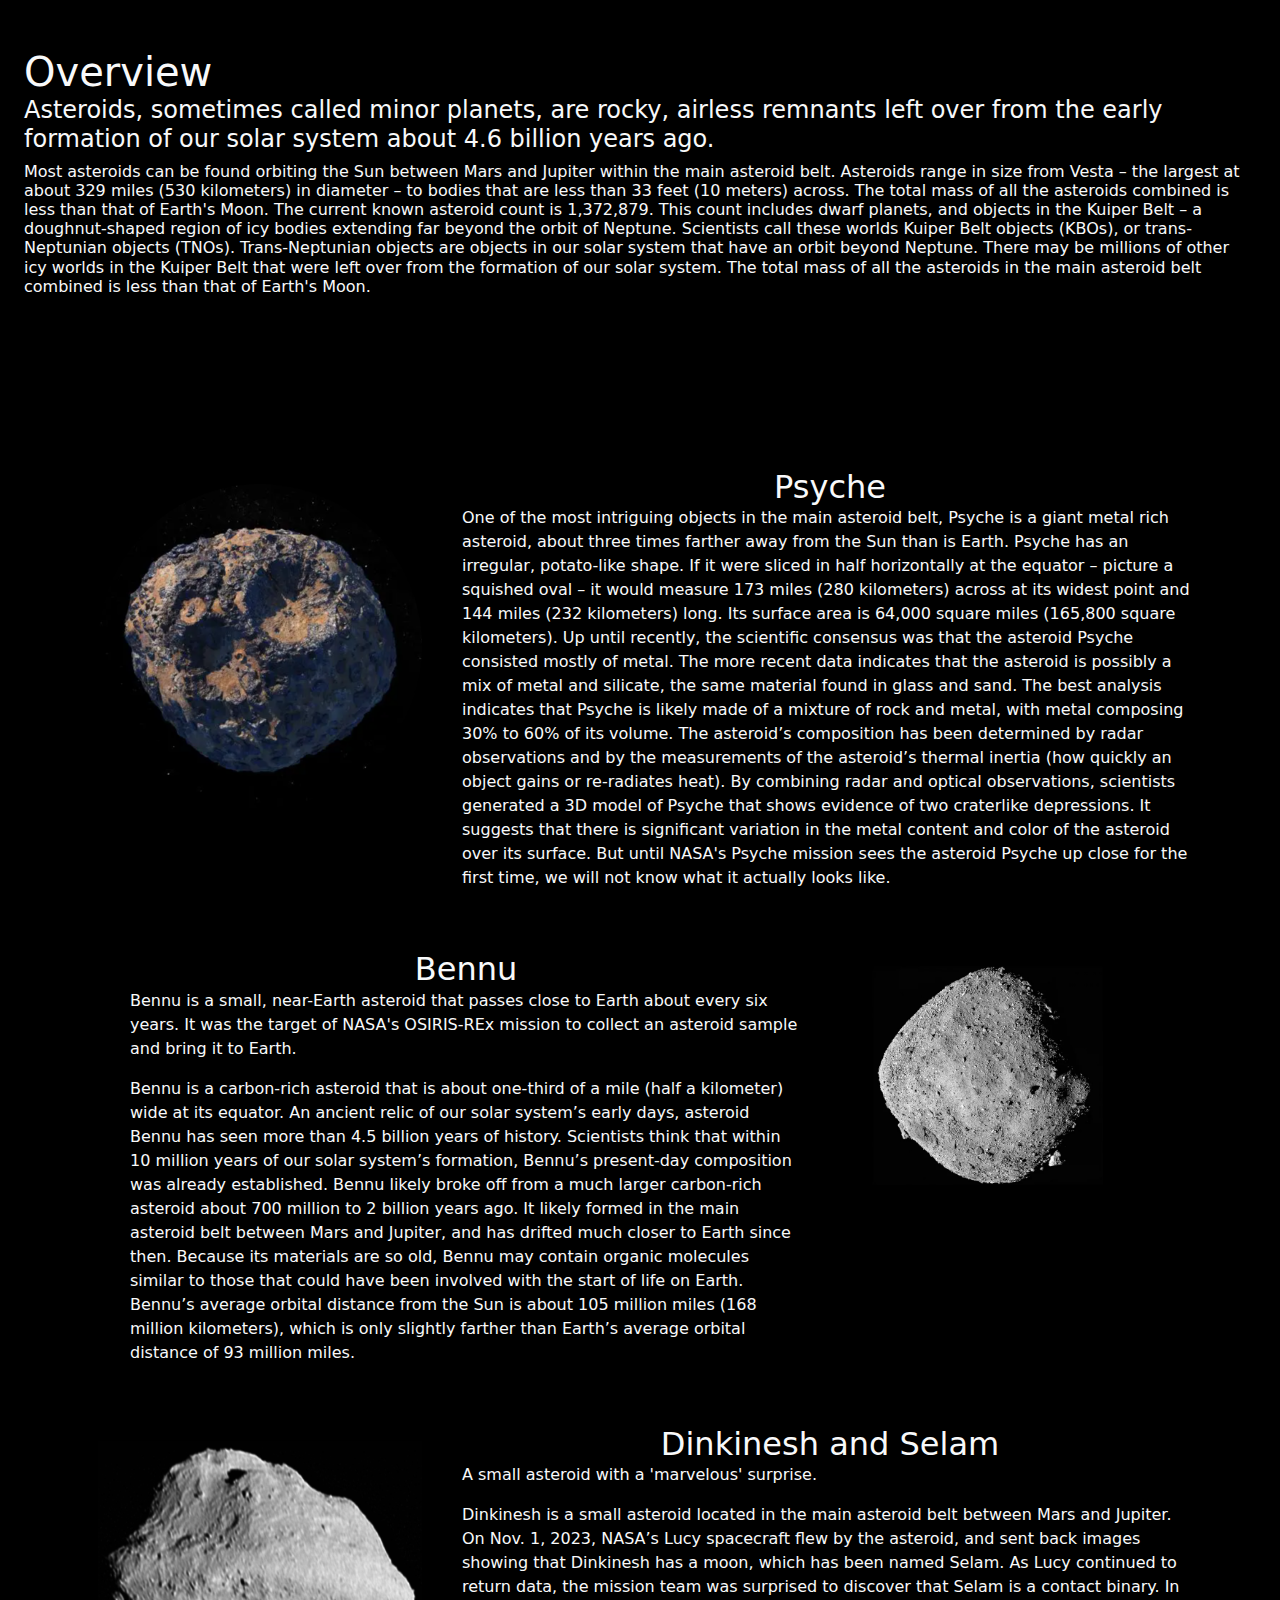
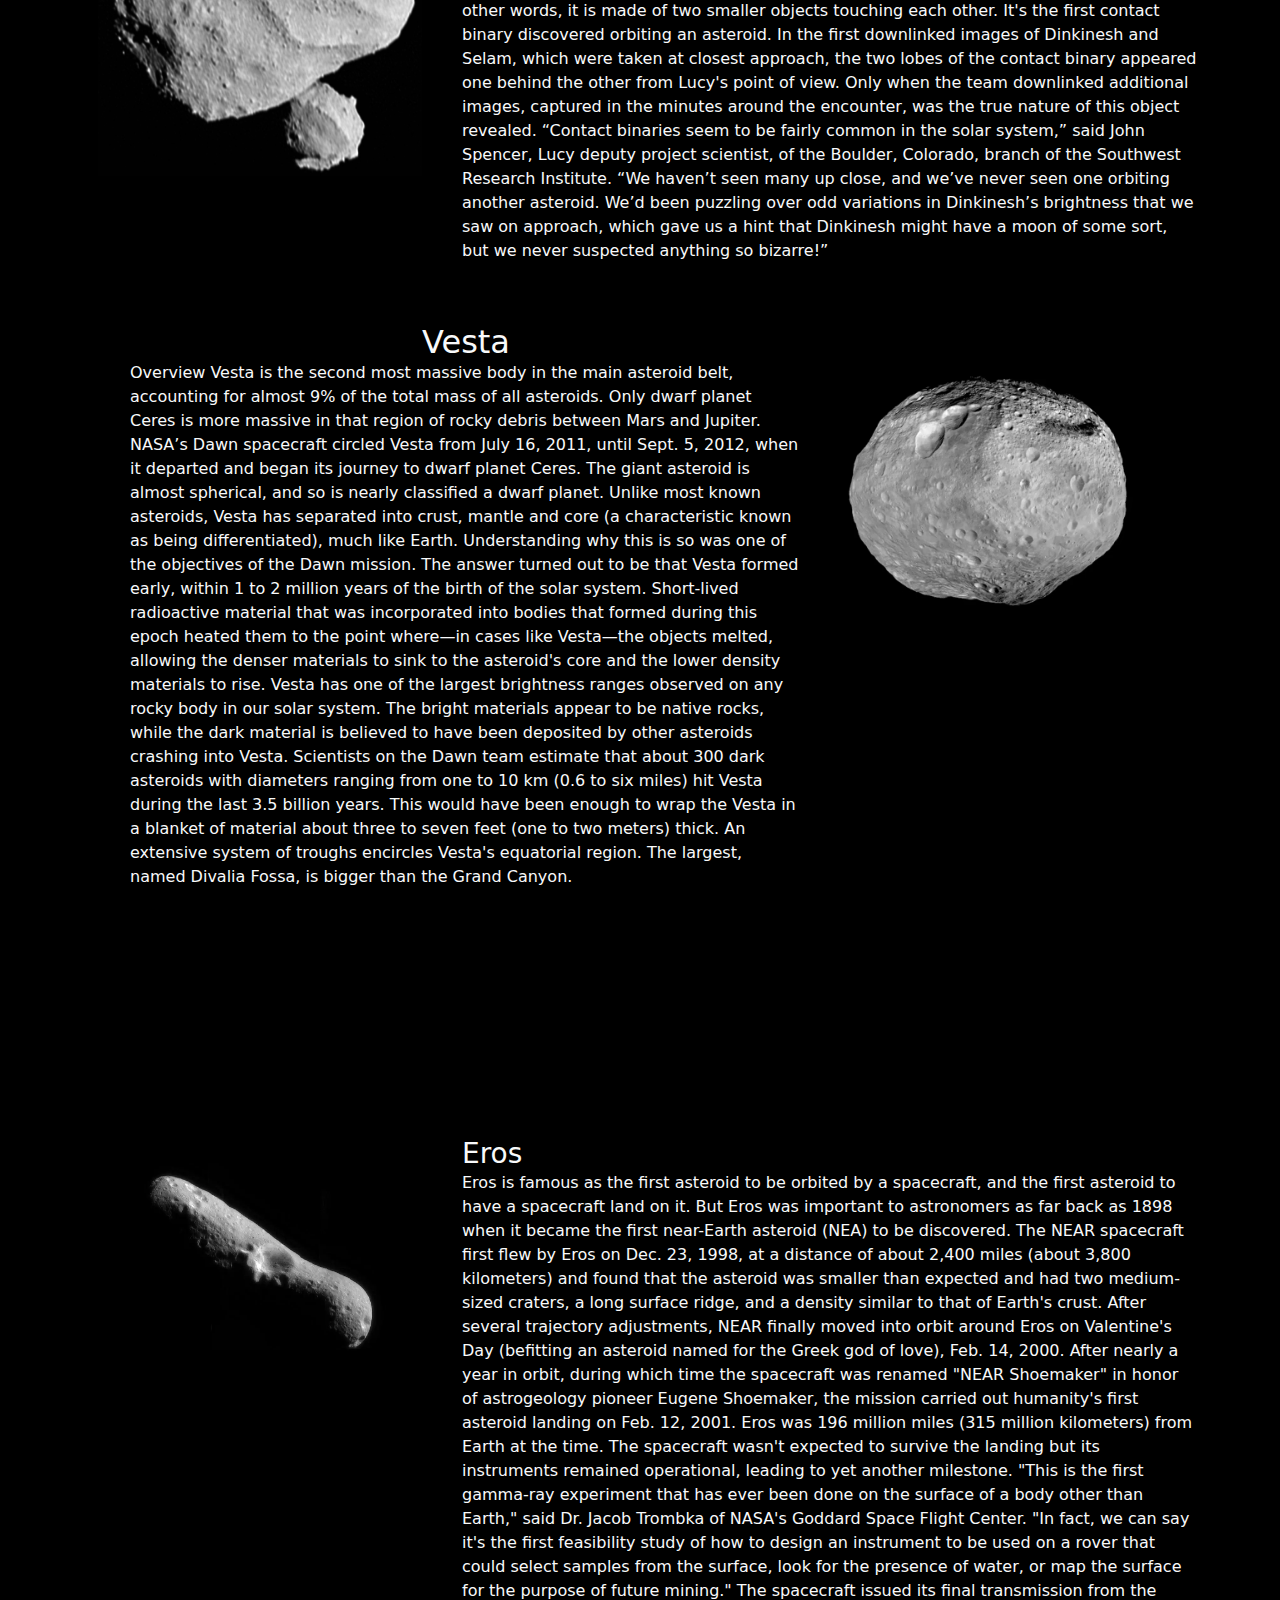
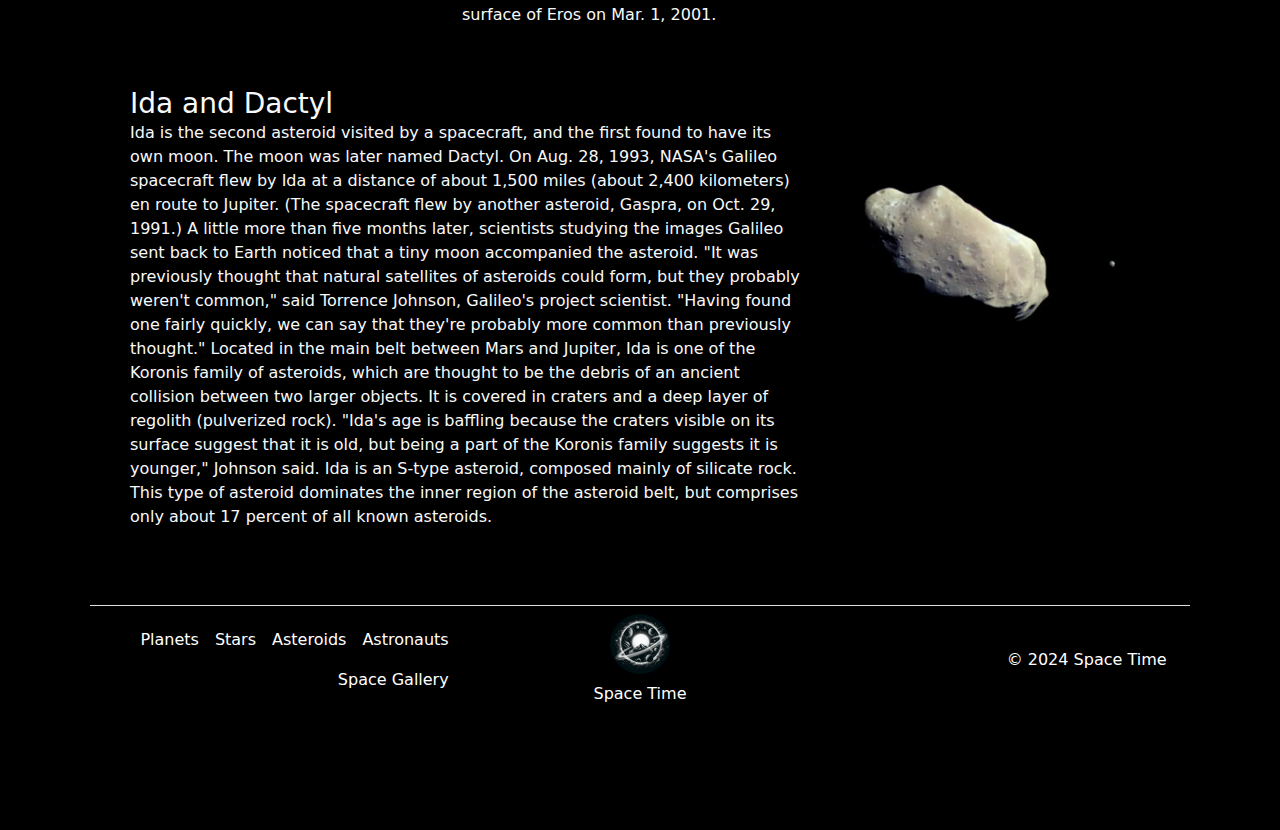
<file: asteroids.html>
<!DOCTYPE html>
<html lang="en">
<head>
    <meta charset="UTF-8">
    <meta name="viewport" content="width=device-width, initial-scale=1.0">
    <link rel="stylesheet" href="assets/css/style.css">
    <link href="https://cdn.jsdelivr.net/npm/bootstrap@5.3.3/dist/css/bootstrap.min.css" rel="stylesheet" integrity="sha384-QWTKZyjpPEjISv5WaRU9OFeRpok6YctnYmDr5pNlyT2bRjXh0JMhjY6hW+ALEwIH" crossorigin="anonymous">
    <script src="https://code.jquery.com/jquery-3.7.1.min.js" integrity="sha256-/JqT3SQfawRcv/BIHPThkBvs0OEvtFFmqPF/lYI/Cxo=" crossorigin="anonymous"></script>
    <script src="https://cdn.jsdelivr.net/npm/bootstrap@5.3.3/dist/js/bootstrap.bundle.min.js" integrity="sha384-YvpcrYf0tY3lHB60NNkmXc5s9fDVZLESaAA55NDzOxhy9GkcIdslK1eN7N6jIeHz" crossorigin="anonymous"></script>
    <link rel="icon" href="gallery/icon/galaxy-logo.ico" type="image/x-icon">
    <link rel="shortcut icon" href="gallery/icon/galaxy-logo.ico" type="image/x-icon">
    <title>Space Time</title>
</head>
<body>
    <div id="navbar"></div>

<!-- Card -->

<div class="gap-5 m-4" style="max-width: 1400px;">
    <div class="background-color-black mt-4 mb-5">
      <div class="card-header text-light mt-4 h1">Overview</div>
        <div class="card-body background-color-black">
        <p class="card-text text-light h4">Asteroids, sometimes called minor planets, are rocky, airless remnants left over from the early formation of our solar system about 4.6 billion years ago.</p>
        <p class="card-text text-light h6">Most asteroids can be found orbiting the Sun between Mars and Jupiter within the main asteroid belt. Asteroids range in size from Vesta – the largest at about 329 miles (530 kilometers) in diameter – to bodies that are less than 33 feet (10 meters) across. The total mass of all the asteroids combined is less than that of Earth's Moon.
            The current known asteroid count is 1,372,879. This count includes dwarf planets, and objects in the Kuiper Belt – a doughnut-shaped region of icy bodies extending far beyond the orbit of Neptune. Scientists call these worlds Kuiper Belt objects (KBOs), or trans-Neptunian objects (TNOs). Trans-Neptunian objects are objects in our solar system that have an orbit beyond Neptune. There may be millions of other icy worlds in the Kuiper Belt that were left over from the formation of our solar system.           
            The total mass of all the asteroids in the main asteroid belt combined is less than that of Earth's Moon.</p>
      </div>
    </div>
  </div>
  
  <div class="container">
    <div style="max-width: 1400px; display: grid; gap: 12px;">
      <div class="row">
        <div class="col-md-4 background-color-black">
          <img src="gallery/asteroids/psyche.webp" class="img-fluid rounded-start p-3 card-img-scale bg-transparent" alt="Earth">
        </div>
        <div class="col-md-8 background-color-black">
          <div class="card-body">
            <h2 class="card-title text-light">Psyche</h2>
            <p class="card-text text-light">One of the most intriguing objects in the main asteroid belt, Psyche is a giant metal rich asteroid, about three times farther away from the Sun than is Earth.
                Psyche has an irregular, potato-like shape. If it were sliced in half horizontally at the equator – picture a squished oval – it would measure 173 miles (280 kilometers) across at its widest point and 144 miles (232 kilometers) long. Its surface area is 64,000 square miles (165,800 square kilometers).
                Up until recently, the scientific consensus was that the asteroid Psyche consisted mostly of metal. The more recent data indicates that the asteroid is possibly a mix of metal and silicate, the same material found in glass and sand. The best analysis indicates that Psyche is likely made of a mixture of rock and metal, with metal composing 30% to 60% of its volume. The asteroid’s composition has been determined by radar observations and by the measurements of the asteroid’s thermal inertia (how quickly an object gains or re-radiates heat).
                By combining radar and optical observations, scientists generated a 3D model of Psyche that shows evidence of two craterlike depressions. It suggests that there is significant variation in the metal content and color of the asteroid over its surface. But until NASA's Psyche mission sees the asteroid Psyche up close for the first time, we will not know what it actually looks like.
            </p>
          </div>
        </div>
      </div>
      <div class="row p-5">
        <div class="col-md-8 background-color-black">
          <div class="card-body ">
            <h2 class="card-title text-light">Bennu</h2>
            <p class="card-text text-light">Bennu is a small, near-Earth asteroid that passes close to Earth about every six years. It was the target of NASA's OSIRIS-REx mission to collect an asteroid sample and bring it to Earth.</p>
            <p class="card-text text-light">Bennu is a carbon-rich asteroid that is about one-third of a mile (half a kilometer) wide at its equator.
                An ancient relic of our solar system’s early days, asteroid Bennu has seen more than 4.5 billion years of history. Scientists think that within 10 million years of our solar system’s formation, Bennu’s present-day composition was already established.               
                Bennu likely broke off from a much larger carbon-rich asteroid about 700 million to 2 billion years ago. It likely formed in the main asteroid belt between Mars and Jupiter, and has drifted much closer to Earth since then. Because its materials are so old, Bennu may contain organic molecules similar to those that could have been involved with the start of life on Earth.                
                Bennu’s average orbital distance from the Sun is about 105 million miles (168 million kilometers), which is only slightly farther than Earth’s average orbital distance of 93 million miles.​</p>
          </div>
        </div>
        <div class="col-md-4 background-color-black">
          <img src="gallery/asteroids/bennu.jpg" class="img-fluid rounded-start p-3 card-img-scale bg-transparent" alt="Venus">
        </div>
      </div>
      <div class="row">
        <div class="col-md-4 background-color-black">
          <img src="gallery/asteroids/Dinkinesh and Selam.jpg" class="img-fluid rounded-start p-3 card-img-scale bg-transparent" alt="Earth">
        </div>
        <div class="col-md-8 background-color-black">
          <div class="card-body ">
            <h2 class="card-title text-light">Dinkinesh and Selam</h2>
            <p class="card-text text-light">A small asteroid with a 'marvelous' surprise.</p>
            <p class="card-text text-light">Dinkinesh is a small asteroid located in the main asteroid belt between Mars and Jupiter. On Nov. 1, 2023, NASA’s Lucy spacecraft flew by the asteroid, and sent back images showing that Dinkinesh has a moon, which has been named Selam.
                As Lucy continued to return data, the mission team was surprised to discover that Selam is a contact binary. In other words, it is made of two smaller objects touching each other. It's the first contact binary discovered orbiting an asteroid.
                In the first downlinked images of Dinkinesh and Selam, which were taken at closest approach, the two lobes of the contact binary appeared one behind the other from Lucy's point of view. Only when the team downlinked additional images, captured in the minutes around the encounter, was the true nature of this object revealed.
                “Contact binaries seem to be fairly common in the solar system,” said John Spencer, Lucy deputy project scientist, of the Boulder, Colorado, branch of the Southwest Research Institute. “We haven’t seen many up close, and we’ve never seen one orbiting another asteroid. We’d been puzzling over odd variations in Dinkinesh’s brightness that we saw on approach, which gave us a hint that Dinkinesh might have a moon of some sort, but we never suspected anything so bizarre!” 
            </p>
          </div>
        </div>
      </div>
      <div class="row p-5">
        <div class="col-md-8 background-color-black">
          <div class="card-body ">
            <h2 class="card-title text-light">Vesta</h2>
            <p class="card-text text-light">Overview
              Vesta is the second most massive body in the main asteroid belt, accounting for almost 9% of the total mass of all asteroids. Only dwarf planet Ceres is more massive in that region of rocky debris between Mars and Jupiter. NASA’s Dawn spacecraft circled Vesta from July 16, 2011, until Sept. 5, 2012, when it departed and began its journey to dwarf planet Ceres.              
              The giant asteroid is almost spherical, and so is nearly classified a dwarf planet. Unlike most known asteroids, Vesta has separated into crust, mantle and core (a characteristic known as being differentiated), much like Earth.
              Understanding why this is so was one of the objectives of the Dawn mission. The answer turned out to be that Vesta formed early, within 1 to 2 million years of the birth of the solar system. Short-lived radioactive material that was incorporated into bodies that formed during this epoch heated them to the point where—in cases like Vesta—the objects melted, allowing the denser materials to sink to the asteroid's core and the lower density materials to rise. Vesta has one of the largest brightness ranges observed on any rocky body in our solar system. The bright materials appear to be native rocks, while the dark material is believed to have been deposited by other asteroids crashing into Vesta. Scientists on the Dawn team estimate that about 300 dark asteroids with diameters ranging from one to 10 km (0.6 to six miles) hit Vesta during the last 3.5 billion years. This would have been enough to wrap the Vesta in a blanket of material about three to seven feet (one to two meters) thick.
              An extensive system of troughs encircles Vesta's equatorial region. The largest, named Divalia Fossa, is bigger than the Grand Canyon.
              </p>
          </div>
        </div>
        <div class="col-md-4 background-color-black">
          <img src="gallery/asteroids/vesta.webp" class="img-fluid rounded-start p-3 card-img-scale bg-transparent" alt="Venus">
        </div>
      </div>
    </div>
  </div>
  
  <div class="container">
    <div style="max-width: 1400px; display: grid; gap: 12px;">
      <div class="row">
        <div class="col-md-4 background-color-black">
          <img src="gallery/spacegallery/eros.webp" class="img-fluid rounded-start p-3 card-img-scale bg-transparent" alt="Earth">
        </div>
        <div class="col-md-8 background-color-black">
          <div class="card-body ">
            <h3 class="card-title text-light">Eros</h3>
            <p class="card-text text-light">Eros is famous as the first asteroid to be orbited by a spacecraft, and the first asteroid to have a spacecraft land on it. But Eros was important to astronomers as far back as 1898 when it became the first near-Earth asteroid (NEA) to be discovered.
              The NEAR spacecraft first flew by Eros on Dec. 23, 1998, at a distance of about 2,400 miles (about 3,800 kilometers) and found that the asteroid was smaller than expected and had two medium-sized craters, a long surface ridge, and a density similar to that of Earth's crust. After several trajectory adjustments, NEAR finally moved into orbit around Eros on Valentine's Day (befitting an asteroid named for the Greek god of love), Feb. 14, 2000.             
              After nearly a year in orbit, during which time the spacecraft was renamed "NEAR Shoemaker" in honor of astrogeology pioneer Eugene Shoemaker, the mission carried out humanity's first asteroid landing on Feb. 12, 2001. Eros was 196 million miles (315 million kilometers) from Earth at the time.             
              The spacecraft wasn't expected to survive the landing but its instruments remained operational, leading to yet another milestone. "This is the first gamma-ray experiment that has ever been done on the surface of a body other than Earth," said Dr. Jacob Trombka of NASA's Goddard Space Flight Center. "In fact, we can say it's the first feasibility study of how to design an instrument to be used on a rover that could select samples from the surface, look for the presence of water, or map the surface for the purpose of future mining."             
              The spacecraft issued its final transmission from the surface of Eros on Mar. 1, 2001.</p>
          </div>
        </div>
      </div>
      <div class="row p-5">
        <div class="col-md-8 background-color-black">
          <div class="card-body ">
            <h3 class="card-title text-light">Ida and Dactyl</h3>
            <p class="card-text text-light">Ida is the second asteroid visited by a spacecraft, and the first found to have its own moon. The moon was later named Dactyl.
              On Aug. 28, 1993, NASA's Galileo spacecraft flew by Ida at a distance of about 1,500 miles (about 2,400 kilometers) en route to Jupiter. (The spacecraft flew by another asteroid, Gaspra, on Oct. 29, 1991.) A little more than five months later, scientists studying the images Galileo sent back to Earth noticed that a tiny moon accompanied the asteroid.             
              "It was previously thought that natural satellites of asteroids could form, but they probably weren't common," said Torrence Johnson, Galileo's project scientist. "Having found one fairly quickly, we can say that they're probably more common than previously thought." Located in the main belt between Mars and Jupiter, Ida is one of the Koronis family of asteroids, which are thought to be the debris of an ancient collision between two larger objects. It is covered in craters and a deep layer of regolith (pulverized rock).
              "Ida's age is baffling because the craters visible on its surface suggest that it is old, but being a part of the Koronis family suggests it is younger," Johnson said.             
              Ida is an S-type asteroid, composed mainly of silicate rock. This type of asteroid dominates the inner region of the asteroid belt, but comprises only about 17 percent of all known asteroids.</p>
          </div>
        </div>
        <div class="col-md-4 background-color-black">
          <img src="gallery/asteroids/Ida-and-Dactyl.webp" class="img-fluid rounded-start p-3 card-img-scale bg-transparent" alt="Venus">
        </div>
      </div>

  
<!-- FOOTER -->
<div >
    <footer class="footer-bg d-flex flex-wrap justify-content-between align-items-center py-2  ">
        
        <div class="container-fluid p-2">
            <footer class="footer-bg d-flex flex-wrap justify-content-between align-items-center py-2 border-top">
                <ul class="nav col-md-4 justify-content-end">
                    <li class="nav-item"><a href="planets.html" class="nav-link px-2">Planets</a></li>
                    <li class="nav-item"><a href="stars.html" class="nav-link px-2">Stars</a></li>
                    <li class="nav-item"><a href="asteroids.html" class="nav-link px-2">Asteroids</a></li>
                    <li class="nav-item"><a href="astronauts.html" class="nav-link px-2">Astronauts</a></li>
                    <li class="nav-item"><a href="spacegallery.html" class="nav-link px-2">Space Gallery</a></li>
                </ul>
                
                <a href="index.html" class="col-md-4 d-flex flex-column align-items-center justify-content-center mb-3 mb-md-0 me-md-auto link-body-emphasis text-decoration-none">
                    <img src="gallery/icon/galaxy-logo.ico" width="60" height="60" alt="Galaxy Logo" class="mb-2">
                    <span style="color: white;">Space Time</span>
                </a>
                
                <p class="col-md-2 mb-0">© 2024 Space Time</p>
            </footer>
        </div>
    <script src="/assets/js/script.js" ></script>    
</body>
</html>
</file>
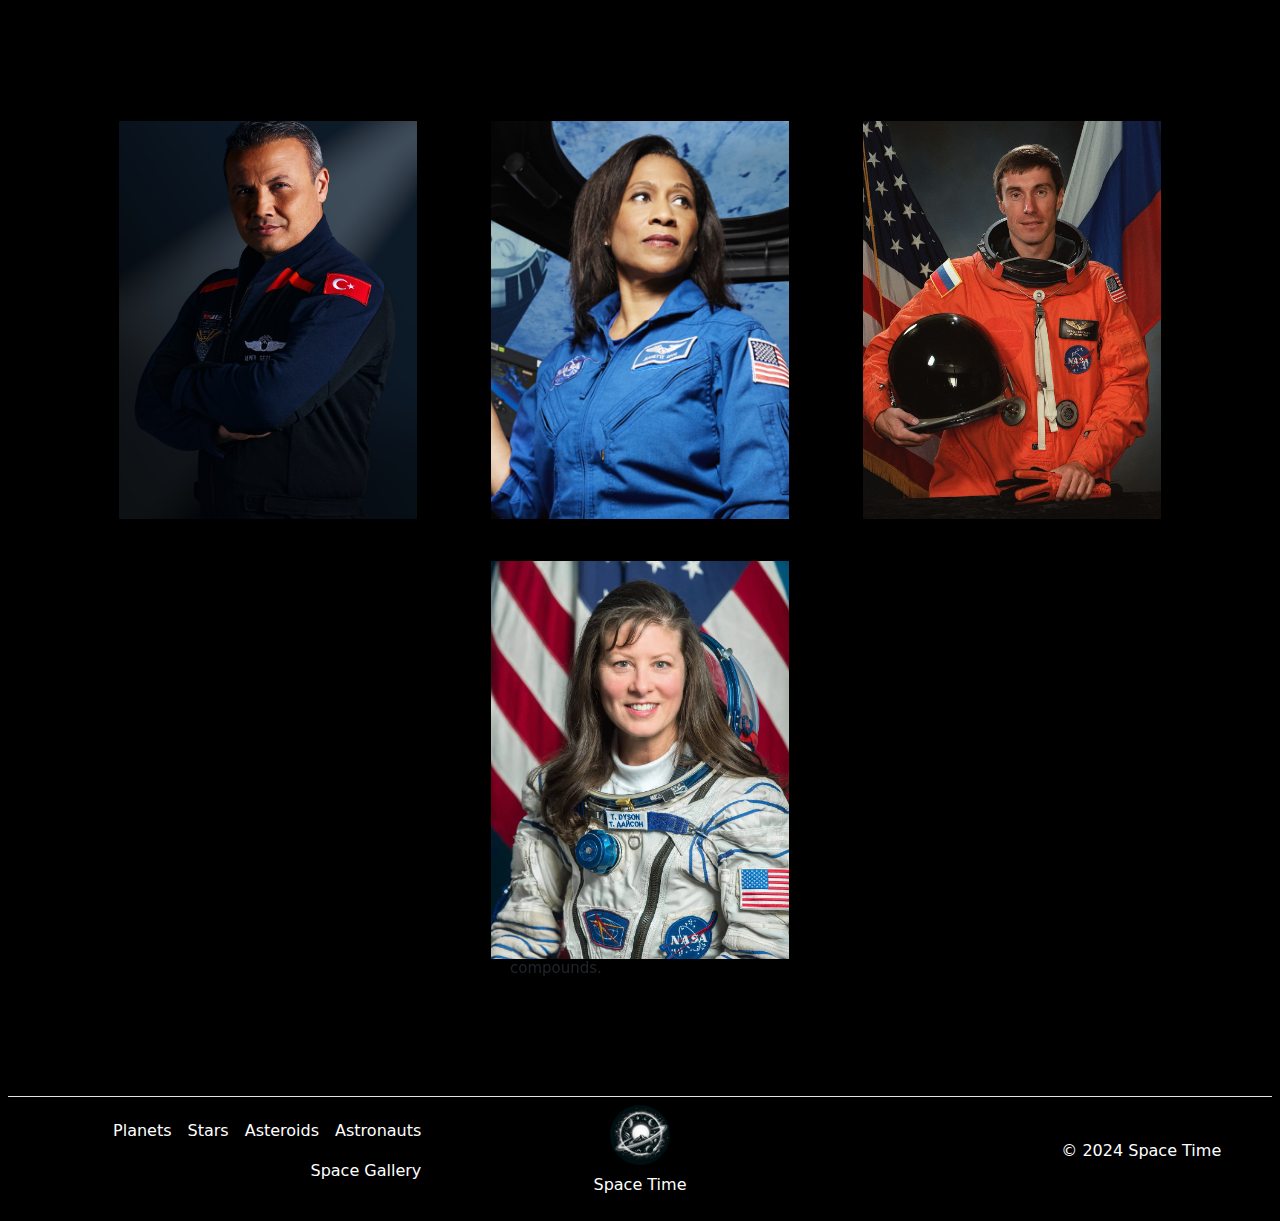
<file: astronauts.html>
<!DOCTYPE html>
<html lang="en">
<head>
    <meta charset="UTF-8">
    <meta name="viewport" content="width=device-width, initial-scale=1.0">
    <link rel="stylesheet" href="assets/css/style.css">
    <link href="https://cdn.jsdelivr.net/npm/bootstrap@5.3.3/dist/css/bootstrap.min.css" rel="stylesheet" integrity="sha384-QWTKZyjpPEjISv5WaRU9OFeRpok6YctnYmDr5pNlyT2bRjXh0JMhjY6hW+ALEwIH" crossorigin="anonymous">
    <script src="https://code.jquery.com/jquery-3.7.1.min.js" integrity="sha256-/JqT3SQfawRcv/BIHPThkBvs0OEvtFFmqPF/lYI/Cxo=" crossorigin="anonymous"></script>
    <script src="https://cdn.jsdelivr.net/npm/bootstrap@5.3.3/dist/js/bootstrap.bundle.min.js" integrity="sha384-YvpcrYf0tY3lHB60NNkmXc5s9fDVZLESaAA55NDzOxhy9GkcIdslK1eN7N6jIeHz" crossorigin="anonymous"></script>
    <link rel="icon" href="gallery/icon/galaxy-logo.ico" type="image/x-icon">
    <link rel="shortcut icon" href="gallery/icon/galaxy-logo.ico" type="image/x-icon">
    <title>Space Time</title>
</head>
<body>
    <div id="navbar"></div>


    <div class="container">
        <div class="card-astronauts">
            <div class="img-box">
                <img src="gallery/astronauts/alper-gezeravcı-axiom.jpeg" alt="Moon" title="Moon">
            </div>
            <div class="details">
                <h2>Alper Gezeravcı</h2>
                <p>
                 Born December 1979 in Silifke, Türkiye, Gezeravcı attended the Air Force Academy in Istanbul, Türkiye, where he completed a Bachelor of Science in Electronics Engineering. In addition, he completed a master's degree from the Air Force Institute of Technology at Wright-Patterson Air Force Base. 
                </p>
            </div>
        </div> 
        <div class="card-astronauts">
            <div class="img-box">
                <img src="gallery/astronauts/Janette-J-Epps-1.jpg" alt="Mountain" title="Mountain">
            </div>
            <div class="details">
                <h2>Jeanette J. Epps</h2>
                <p>Jeanette J. Epps was selected by NASA in 2009 as an astronaut. She completed astronaut candidate training which included scientific and technical briefings, intensive instruction in International Space Station systems, spacewalk training, robotics, T-38 flight training and wilderness survival training.</p>
            </div>
        </div>    
        <div class="card-astronauts">
            <div class="img-box">
                <img src="gallery/astronauts/Sergei_Konstantinovich_Krikalev.jpeg" alt="Landscape" title="Landscape">
            </div>
            <div class="details">
                <h2>Sergei Krikalev</h2>
                <p>
                 Krikalev was born in Leningrad in the Soviet Union (now Saint Petersburg, Russia). He enjoyed swimming, skiing, cycling, aerobatic flying, and amateur radio operations, particularly from space (callsign U5MIR). He graduated from high school in 1975. In 1981, he received a mechanical engineering degree from the Leningrad Mechanical Institute, now called Baltic State Technical University.
                </p>
            </div>
        </div> 
        <div class="card-astronauts">
            <div class="img-box">
                <img src="gallery/astronauts/tracy-c.-dyson.webp" alt="Pictures" title="Pictures">
            </div>
            <div class="details">
                <h2>Tracy Caldwell Dyson</h2>
                <p style="font-size: 15px;">
                Tracy C. Dyson was selected as an astronaut by NASA in 1998. The California native has a Ph.D. in Chemistry, and is a veteran of two space flights. Dr. Dyson has designed, constructed and implemented electronics and hardware for the study of atmospheric gas phase chemistry, and has developed and presented numerous papers on methods of chemical ionization for the spectral interpretation of trace compounds. 
                </p>
            </div>
        </div>
    </div>
  

<!-- FOOTER -->
<div >
    <footer class="footer-bg d-flex flex-wrap justify-content-between align-items-center py-2  ">
        
        <div class="container-fluid p-2">
            <footer class="footer-bg d-flex flex-wrap justify-content-between align-items-center py-2 border-top">
                <ul class="nav col-md-4 justify-content-end">
                    <li class="nav-item"><a href="planets.html" class="nav-link px-2">Planets</a></li>
                    <li class="nav-item"><a href="stars.html" class="nav-link px-2">Stars</a></li>
                    <li class="nav-item"><a href="asteroids.html" class="nav-link px-2">Asteroids</a></li>
                    <li class="nav-item"><a href="astronauts.html" class="nav-link px-2">Astronauts</a></li>
                    <li class="nav-item"><a href="spacegallery.html" class="nav-link px-2">Space Gallery</a></li>
                </ul>
                
                <a href="index.html" class="col-md-4 d-flex flex-column align-items-center justify-content-center mb-3 mb-md-0 me-md-auto link-body-emphasis text-decoration-none">
                    <img src="gallery/icon/galaxy-logo.ico" width="60" height="60" alt="Galaxy Logo" class="mb-2">
                    <span style="color: white;">Space Time</span>
                </a>
                
                <p class="col-md-2 mb-0">© 2024 Space Time</p>
            </footer>
        </div>
<!-- FOOTER END -->

    <script src="/assets/js/script.js" ></script>    
</body>
</html>
</file>
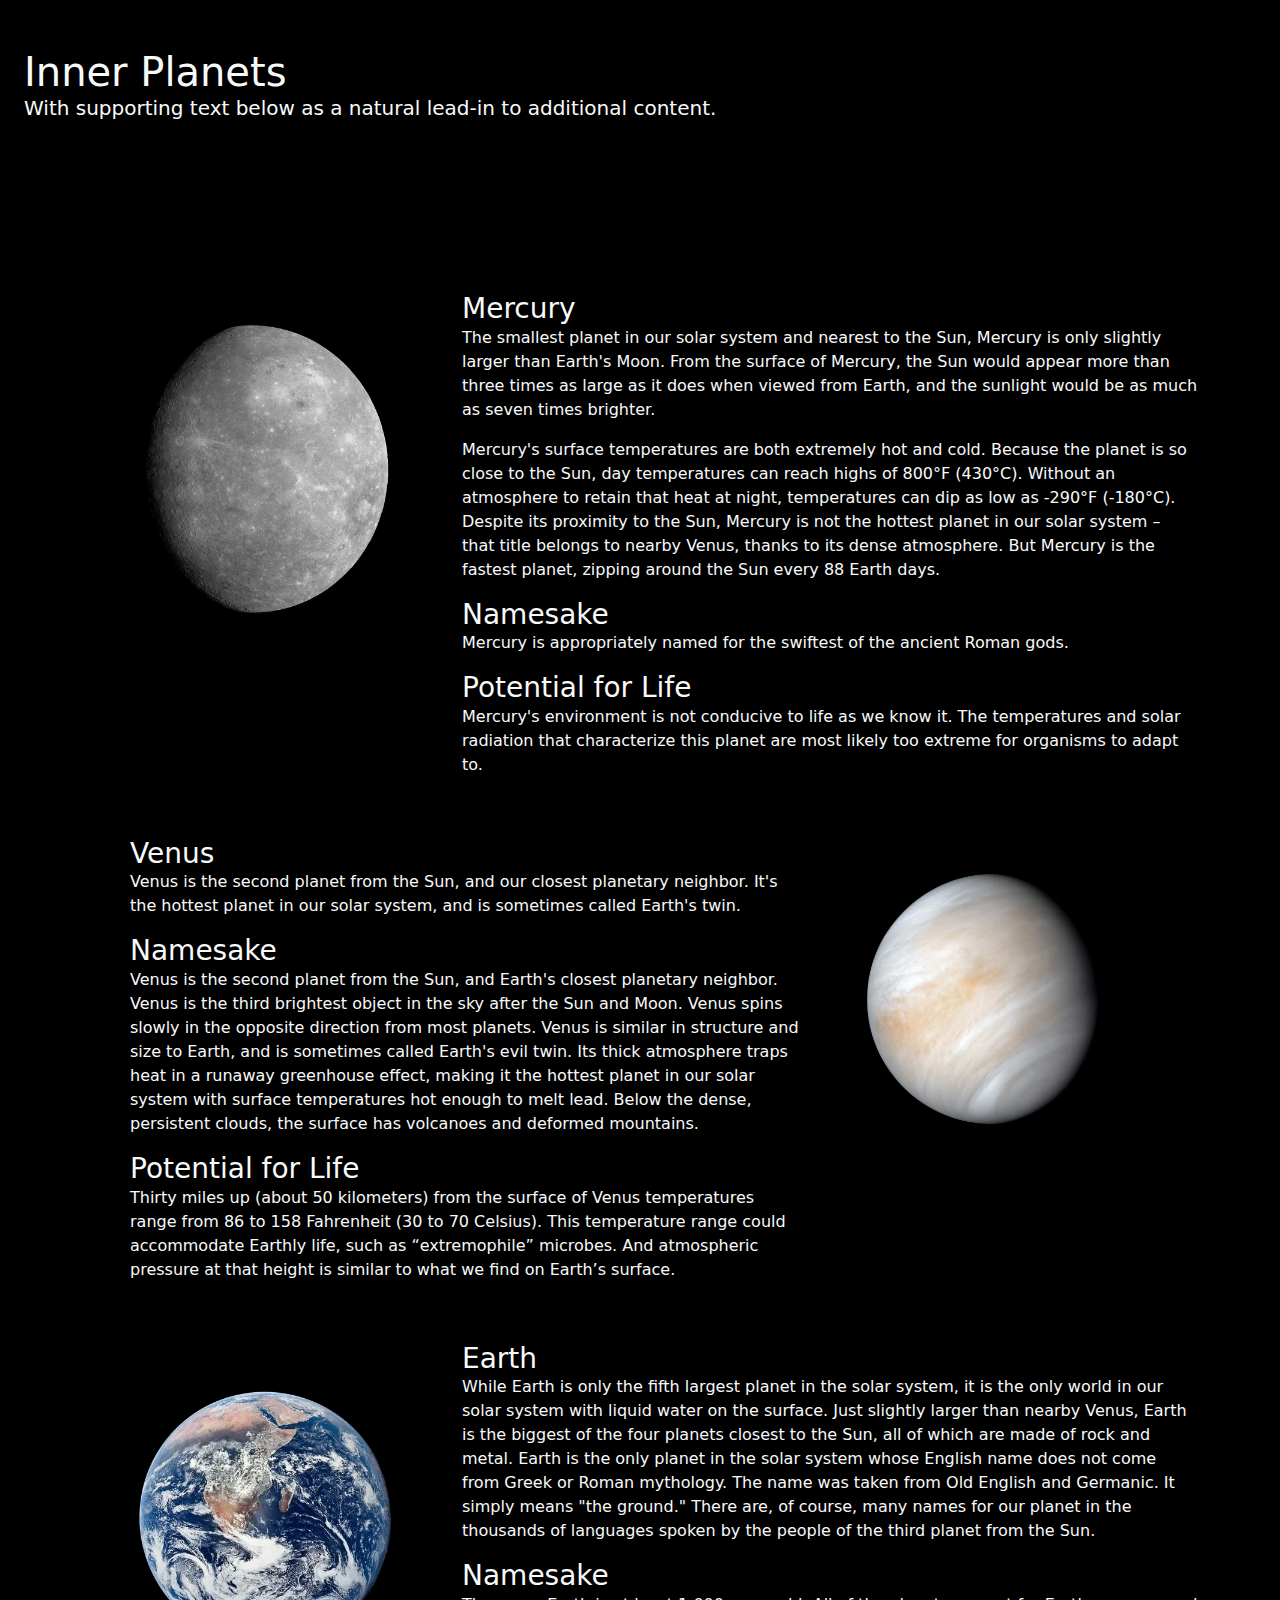
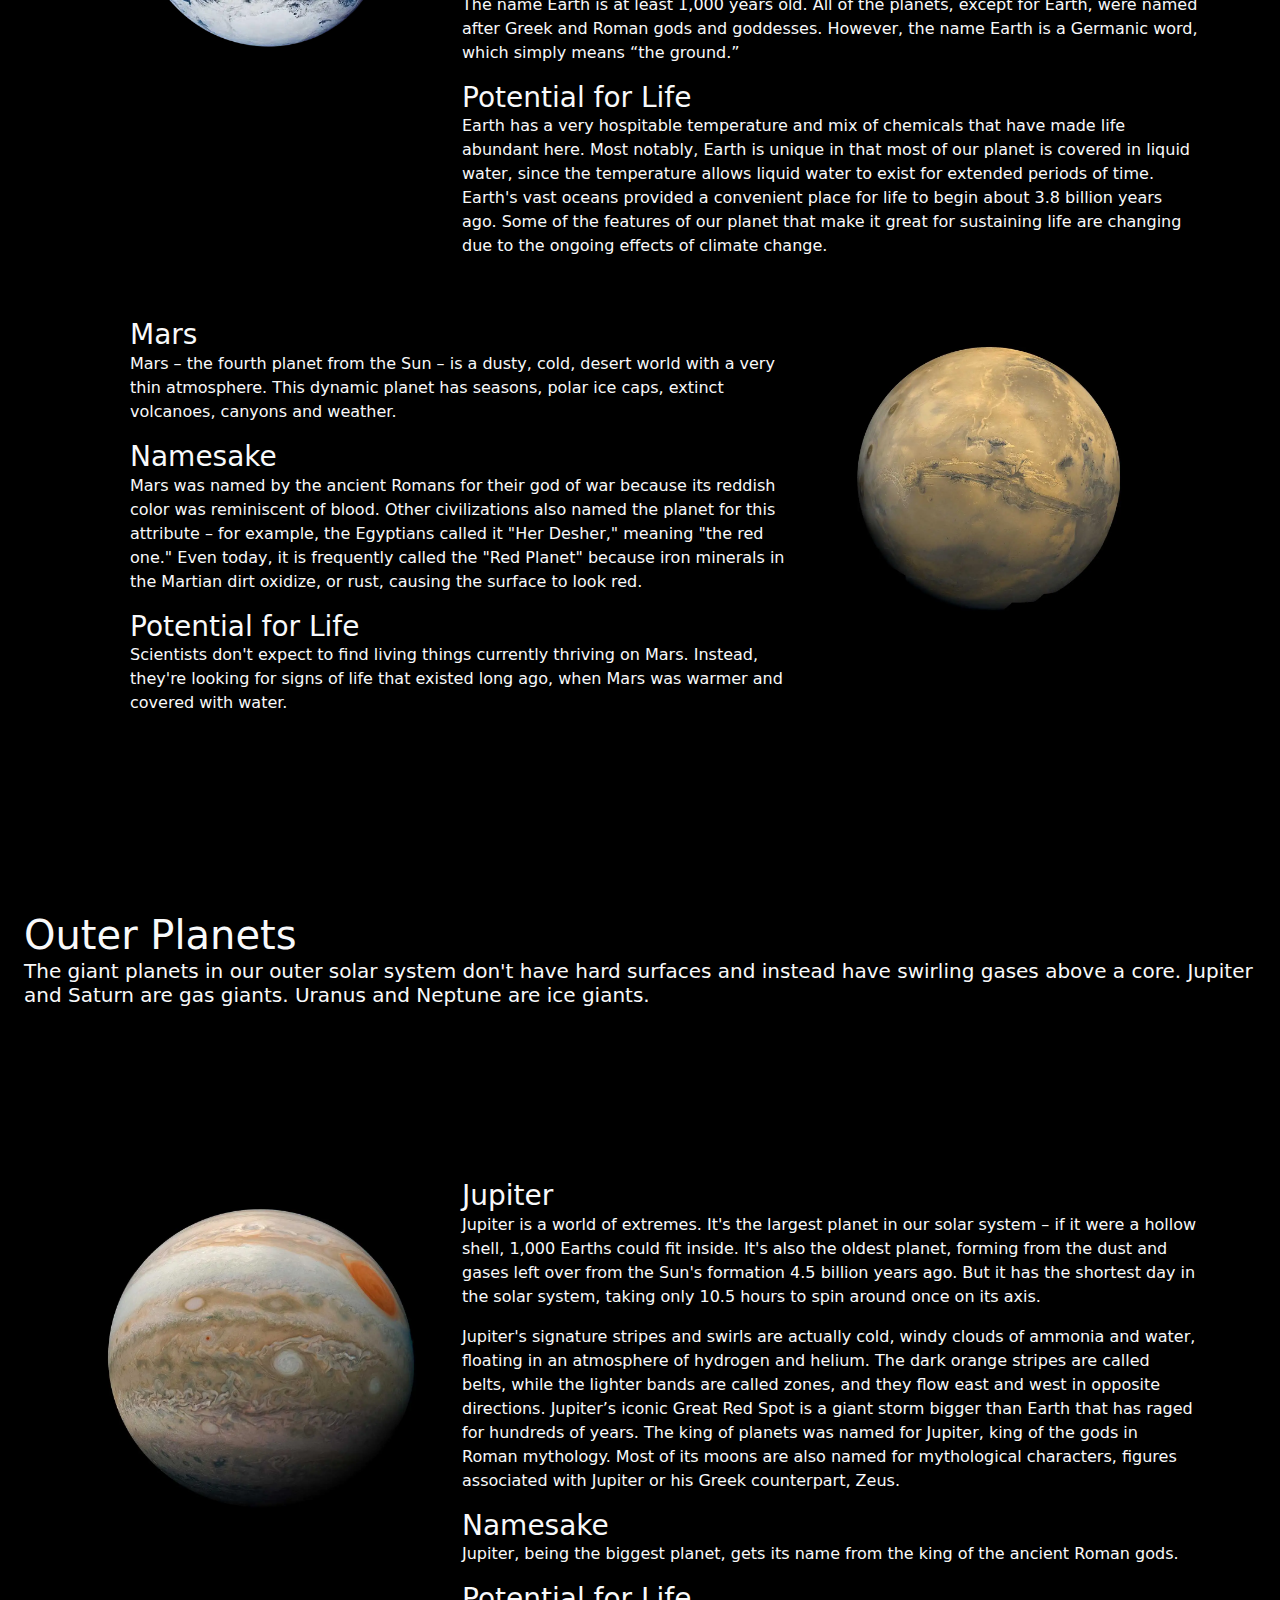
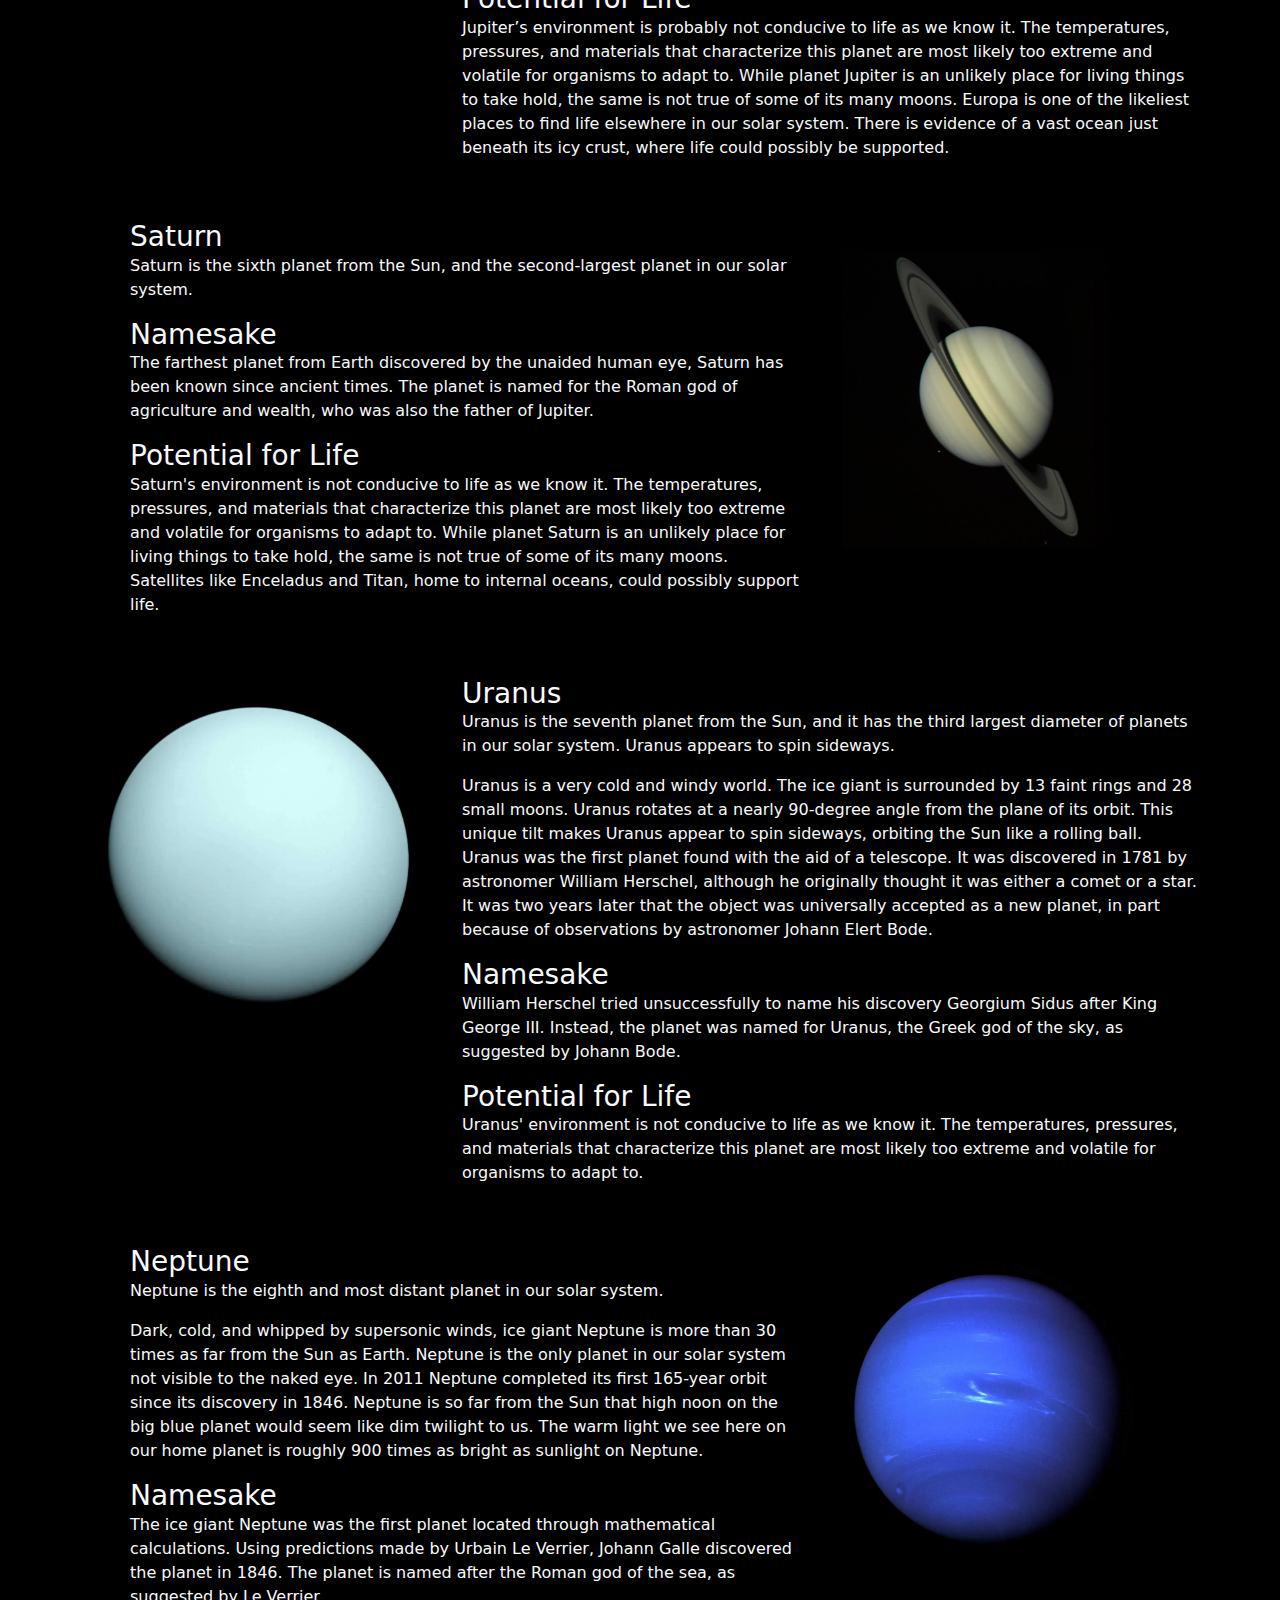
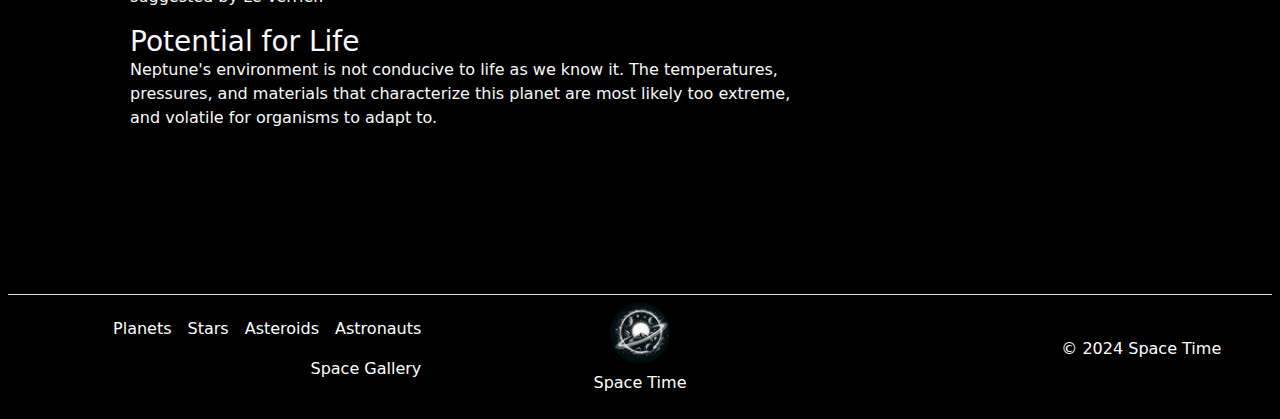
<file: planets.html>
<!DOCTYPE html>
<html lang="en">
<head>
    <meta charset="UTF-8">
    <meta name="viewport" content="width=device-width, initial-scale=1.0">
    <link rel="stylesheet" href="assets/css/style.css">
    <link href="https://cdn.jsdelivr.net/npm/bootstrap@5.3.3/dist/css/bootstrap.min.css" rel="stylesheet" integrity="sha384-QWTKZyjpPEjISv5WaRU9OFeRpok6YctnYmDr5pNlyT2bRjXh0JMhjY6hW+ALEwIH" crossorigin="anonymous">
    <script src="https://code.jquery.com/jquery-3.7.1.min.js" integrity="sha256-/JqT3SQfawRcv/BIHPThkBvs0OEvtFFmqPF/lYI/Cxo=" crossorigin="anonymous"></script>
    <script src="https://cdn.jsdelivr.net/npm/bootstrap@5.3.3/dist/js/bootstrap.bundle.min.js" integrity="sha384-YvpcrYf0tY3lHB60NNkmXc5s9fDVZLESaAA55NDzOxhy9GkcIdslK1eN7N6jIeHz" crossorigin="anonymous"></script>
    <link rel="icon" href="gallery/icon/galaxy-logo.ico" type="image/x-icon">
    <link rel="shortcut icon" href="gallery/icon/galaxy-logo.ico" type="image/x-icon">
    <title>Space Time</title>
</head>
<body class="h-100">
    <div id="navbar"></div>

<!-- Card -->
<!-- Inner Planets -->
<div class="gap-5 m-4" style="max-width: 1400px;">
  <div class="background-color-black mt-4 mb-5">
    <div class="card-header text-light mt-4 h1">Inner Planets</div>
      <div class="card-body background-color-black">
      <p class="card-text text-light h5">With supporting text below as a natural lead-in to additional content.</p>
    </div>
  </div>
</div>

<div class="container">
  <div style="max-width: 1400px; display: grid; gap: 12px;">
    <div class="row">
      <div class="col-md-4 background-color-black">
        <img src="gallery/planets/mercury.webp" class="img-fluid rounded-start p-3 card-img-scale bg-transparent" alt="Earth">
      </div>
      <div class="col-md-8 background-color-black">
        <div class="card-body ">
          <h3 class="card-title text-light">Mercury</h3>
          <p class="card-text text-light">The smallest planet in our solar system and nearest to the Sun, Mercury is only slightly larger than Earth's Moon. From the surface of Mercury, the Sun would appear more than three times as large as it does when viewed from Earth, and the sunlight would be as much as seven times brighter. </p>
          <p class="card-text text-light">Mercury's surface temperatures are both extremely hot and cold. Because the planet is so close to the Sun, day temperatures can reach highs of 800°F (430°C). Without an atmosphere to retain that heat at night, temperatures can dip as low as -290°F (-180°C).
            Despite its proximity to the Sun, Mercury is not the hottest planet in our solar system – that title belongs to nearby Venus, thanks to its dense atmosphere. But Mercury is the fastest planet, zipping around the Sun every 88 Earth days.</p>
          <h3 class="card-title text-light">Namesake</h3>
          <p class="card-text text-light">Mercury is appropriately named for the swiftest of the ancient Roman gods.</p>
          <h3 class="card-title text-light">Potential for Life</h3>
          <p class="card-text text-light">Mercury's environment is not conducive to life as we know it. The temperatures and solar radiation that characterize this planet are most likely too extreme for organisms to adapt to.</p>
        </div>
      </div>
    </div>
    <div class="row p-5">
      <div class="col-md-8 background-color-black">
        <div class="card-body ">
          <h3 class="card-title text-light">Venus</h3>
          <p class="card-text text-light">Venus is the second planet from the Sun, and our closest planetary neighbor. It's the hottest planet in our solar system, and is sometimes called Earth's twin.</p>
          <h3 class="card-title text-light">Namesake</h3>
          <p class="card-text text-light">Venus is the second planet from the Sun, and Earth's closest planetary neighbor. Venus is the third brightest object in the sky after the Sun and Moon. Venus spins slowly in the opposite direction from most planets.
            Venus is similar in structure and size to Earth, and is sometimes called Earth's evil twin. Its thick atmosphere traps heat in a runaway greenhouse effect, making it the hottest planet in our solar system with surface temperatures hot enough to melt lead. Below the dense, persistent clouds, the surface has volcanoes and deformed mountains.</p>
          <h3 class="card-title text-light">Potential for Life</h3>
          <p class="card-text text-light">Thirty miles up (about 50 kilometers) from the surface of Venus temperatures range from 86 to 158 Fahrenheit (30 to 70 Celsius). This temperature range could accommodate Earthly life, such as “extremophile” microbes. And atmospheric pressure at that height is similar to what we find on Earth’s surface.</p>
        </div>
      </div>
      <div class="col-md-4 background-color-black">
        <img src="gallery/planets/venus.webp" class="img-fluid rounded-start p-3 card-img-scale bg-transparent" alt="Venus">
      </div>
    </div>
    <div class="row">
      <div class="col-md-4 background-color-black">
        <img src="gallery/planets/earth.webp" class="img-fluid rounded-start p-3 card-img-scale bg-transparent" alt="Earth">
      </div>
      <div class="col-md-8 background-color-black">
        <div class="card-body ">
          <h3 class="card-title text-light">Earth</h3>
          <p class="card-text text-light">While Earth is only the fifth largest planet in the solar system, it is the only world in our solar system with liquid water on the surface. Just slightly larger than nearby Venus, Earth is the biggest of the four planets closest to the Sun, all of which are made of rock and metal.
          Earth is the only planet in the solar system whose English name does not come from Greek or Roman mythology. The name was taken from Old English and Germanic. It simply means "the ground." There are, of course, many names for our planet in the thousands of languages spoken by the people of the third planet from the Sun.</p>
          <h3 class="card-title text-light">Namesake</h3>
          <p class="card-text text-light">The name Earth is at least 1,000 years old. All of the planets, except for Earth, were named after Greek and Roman gods and goddesses. However, the name Earth is a Germanic word, which simply means “the ground.”</p>
          <h3 class="card-title text-light">Potential for Life</h3>
          <p class="card-text text-light">Earth has a very hospitable temperature and mix of chemicals that have made life abundant here. Most notably, Earth is unique in that most of our planet is covered in liquid water, since the temperature allows liquid water to exist for extended periods of time. Earth's vast oceans provided a convenient place for life to begin about 3.8 billion years ago.
          Some of the features of our planet that make it great for sustaining life are changing due to the ongoing effects of climate change.</p>
        </div>
      </div>
    </div>
    <div class="row p-5">
      <div class="col-md-8 background-color-black">
        <div class="card-body ">
          <h3 class="card-title text-light">Mars</h3>
          <p class="card-text text-light">Mars – the fourth planet from the Sun – is a dusty, cold, desert world with a very thin atmosphere. This dynamic planet has seasons, polar ice caps, extinct volcanoes, canyons and weather.</p>
          <h3 class="card-title text-light">Namesake</h3>
          <p class="card-text text-light">Mars was named by the ancient Romans for their god of war because its reddish color was reminiscent of blood. Other civilizations also named the planet for this attribute – for example, the Egyptians called it "Her Desher," meaning "the red one." Even today, it is frequently called the "Red Planet" because iron minerals in the Martian dirt oxidize, or rust, causing the surface to look red.</p>
          <h3 class="card-title text-light">Potential for Life</h3>
          <p class="card-text text-light">Scientists don't expect to find living things currently thriving on Mars. Instead, they're looking for signs of life that existed long ago, when Mars was warmer and covered with water.</p>
        </div>
      </div>
      <div class="col-md-4 background-color-black">
        <img src="gallery/planets/mars.webp" class="img-fluid rounded-start p-3 card-img-scale bg-transparent" alt="Venus">
      </div>
    </div>
  </div>
</div>

<!-- OTHER PLANETS -->
<div class="gap-5 m-4" style="max-width: 1400px;">
  <div class="background-color-black mt-4 mb-5">
    <div class="card-header text-light mt-4 h1">Outer Planets</div>
      <div class="card-body background-color-black">
      <p class="card-text text-light h5">The giant planets in our outer solar system don't have hard surfaces and instead have swirling gases above a core. Jupiter and Saturn are gas giants. Uranus and Neptune are ice giants.</p>
    </div>
  </div>
</div>

<div class="container">
  <div style="max-width: 1400px; display: grid; gap: 12px;">
    <div class="row">
      <div class="col-md-4 background-color-black">
        <img src="gallery/planets/jupiter.webp" class="img-fluid rounded-start p-3 card-img-scale bg-transparent" alt="Earth">
      </div>
      <div class="col-md-8 background-color-black">
        <div class="card-body ">
          <h3 class="card-title text-light">Jupiter</h3>
          <p class="card-text text-light">Jupiter is a world of extremes. It's the largest planet in our solar system – if it were a hollow shell, 1,000 Earths could fit inside. It's also the oldest planet, forming from the dust and gases left over from the Sun's formation 4.5 billion years ago. But it has the shortest day in the solar system, taking only 10.5 hours to spin around once on its axis.</p>
          <p class="card-text text-light">Jupiter's signature stripes and swirls are actually cold, windy clouds of ammonia and water, floating in an atmosphere of hydrogen and helium. The dark orange stripes are called belts, while the lighter bands are called zones, and they flow east and west in opposite directions. Jupiter’s iconic Great Red Spot is a giant storm bigger than Earth that has raged for hundreds of years.
            The king of planets was named for Jupiter, king of the gods in Roman mythology. Most of its moons are also named for mythological characters, figures associated with Jupiter or his Greek counterpart, Zeus.</p>
          <h3 class="card-title text-light">Namesake</h3>
          <p class="card-text text-light">Jupiter, being the biggest planet, gets its name from the king of the ancient Roman gods.</p>
          <h3 class="card-title text-light">Potential for Life</h3>
          <p class="card-text text-light">Jupiter’s environment is probably not conducive to life as we know it. The temperatures, pressures, and materials that characterize this planet are most likely too extreme and volatile for organisms to adapt to.
            While planet Jupiter is an unlikely place for living things to take hold, the same is not true of some of its many moons. Europa is one of the likeliest places to find life elsewhere in our solar system. There is evidence of a vast ocean just beneath its icy crust, where life could possibly be supported.</p>
        </div>
      </div>
    </div>
    <div class="row p-5">
      <div class="col-md-8 background-color-black">
        <div class="card-body ">
          <h3 class="card-title text-light">Saturn</h3>
          <p class="card-text text-light">Saturn is the sixth planet from the Sun, and the second-largest planet in our solar system.</p>
          <h3 class="card-title text-light">Namesake</h3>
          <p class="card-text text-light">The farthest planet from Earth discovered by the unaided human eye, Saturn has been known since ancient times. The planet is named for the Roman god of agriculture and wealth, who was also the father of Jupiter.</p>
          <h3 class="card-title text-light">Potential for Life</h3>
          <p class="card-text text-light">Saturn's environment is not conducive to life as we know it. The temperatures, pressures, and materials that characterize this planet are most likely too extreme and volatile for organisms to adapt to.
            While planet Saturn is an unlikely place for living things to take hold, the same is not true of some of its many moons. Satellites like Enceladus and Titan, home to internal oceans, could possibly support life.</p>
        </div>
      </div>
      <div class="col-md-4 background-color-black">
        <img src="gallery/planets/PIA02225~orig.jpg" class="img-fluid rounded-start p-3 card-img-scale bg-transparent" alt="Venus">
      </div>
    </div>
    <div class="row">
      <div class="col-md-4 background-color-black">
        <img src="gallery/planets/uranus.webp" class="img-fluid rounded-start p-3 card-img-scale bg-transparent" alt="Earth">
      </div>
      <div class="col-md-8 background-color-black">
        <div class="card-body ">
          <h3 class="card-title text-light">Uranus</h3>
          <p class="card-text text-light">Uranus is the seventh planet from the Sun, and it has the third largest diameter of planets in our solar system. Uranus appears to spin sideways.</p>
          <p class="card-text text-light">Uranus is a very cold and windy world. The ice giant is surrounded by 13 faint rings and 28 small moons. Uranus rotates at a nearly 90-degree angle from the plane of its orbit. This unique tilt makes Uranus appear to spin sideways, orbiting the Sun like a rolling ball.
          Uranus was the first planet found with the aid of a telescope. It was discovered in 1781 by astronomer William Herschel, although he originally thought it was either a comet or a star. It was two years later that the object was universally accepted as a new planet, in part because of observations by astronomer Johann Elert Bode.</p>
          <h3 class="card-title text-light">Namesake</h3>
          <p class="card-text text-light">William Herschel tried unsuccessfully to name his discovery Georgium Sidus after King George III. Instead, the planet was named for Uranus, the Greek god of the sky, as suggested by Johann Bode.</p>
          <h3 class="card-title text-light">Potential for Life</h3>
          <p class="card-text text-light">Uranus' environment is not conducive to life as we know it. The temperatures, pressures, and materials that characterize this planet are most likely too extreme and volatile for organisms to adapt to.</p>
        </div>
      </div>
    </div>
    <div class="row p-5">
      <div class="col-md-8 background-color-black">
        <div class="card-body ">
          <h3 class="card-title text-light">Neptune</h3>
          <p class="card-text text-light">Neptune is the eighth and most distant planet in our solar system.</p>
          <p class="card-text text-light">Dark, cold, and whipped by supersonic winds, ice giant Neptune is more than 30 times as far from the Sun as Earth. Neptune is the only planet in our solar system not visible to the naked eye. In 2011 Neptune completed its first 165-year orbit since its discovery in 1846.
          Neptune is so far from the Sun that high noon on the big blue planet would seem like dim twilight to us. The warm light we see here on our home planet is roughly 900 times as bright as sunlight on Neptune.</p>
          <h3 class="card-title text-light">Namesake</h3>
          <p class="card-text text-light">The ice giant Neptune was the first planet located through mathematical calculations. Using predictions made by Urbain Le Verrier, Johann Galle discovered the planet in 1846. The planet is named after the Roman god of the sea, as suggested by Le Verrier.</p>
          <h3 class="card-title text-light">Potential for Life</h3>
          <p class="card-text text-light">Neptune's environment is not conducive to life as we know it. The temperatures, pressures, and materials that characterize this planet are most likely too extreme, and volatile for organisms to adapt to.</p>
        </div>
      </div>
      <div class="col-md-4 background-color-black">
        <img src="gallery/planets/neptune.webp" class="img-fluid rounded-start p-3 card-img-scale bg-transparent" alt="Venus">
      </div>
    </div>
  </div>
</div>






<!-- FOOTER -->
 <div >
    <footer class="footer-bg d-flex flex-wrap justify-content-between align-items-center py-2  ">   
        <div class="container-fluid p-2">
            <footer class="footer-bg d-flex flex-wrap justify-content-between align-items-center py-2 border-top">
                <ul class="nav col-md-4 justify-content-end">
                    <li class="nav-item"><a href="planets.html" class="nav-link px-2">Planets</a></li>
                    <li class="nav-item"><a href="stars.html" class="nav-link px-2">Stars</a></li>
                    <li class="nav-item"><a href="asteroids.html" class="nav-link px-2">Asteroids</a></li>
                    <li class="nav-item"><a href="astronauts.html" class="nav-link px-2">Astronauts</a></li>
                    <li class="nav-item"><a href="spacegallery.html" class="nav-link px-2">Space Gallery</a></li>
                </ul>    
        <a href="index.html" class="col-md-4 d-flex flex-column align-items-center justify-content-center mb-3 mb-md-0 me-md-auto link-body-emphasis text-decoration-none">
            <img src="gallery/icon/galaxy-logo.ico" width="60" height="60" alt="Galaxy Logo" class="mb-2">
            <span style="color: white;">Space Time</span>
        </a>        
        <p class="col-md-2 mb-0">© 2024 Space Time</p>
    </footer>
</div>

    <script src="/assets/js/script.js" ></script>    
</body>
</html>
</file>
<file: assets/css/style.css>
/* SLİDER */

@import url('https://fonts.googleapis.com/css?family=Poppins:100,100i,200,200i,300,300i,400,400i,500,500i,600,600i,700,700i,800,800i,900,900i|Roboto:100,100i,300,300i,400,400i,500,500i,700,700i,900,900i&subset=cyrillic,cyrillic-ext,devanagari,greek,greek-ext,latin-ext,vietnamese');
/* 
 body{
     width: 100%;
     height: 100vh;
     background: #1f2029;
     overflow: auto;
 } */
 
 /* #Cursor */
 .cursor,
 .cursor2,
 .cursor3{
     position: fixed;
     border-radius: 50%;	
     transform: translateX(-50%) translateY(-50%);
     pointer-events: none; 
     left: -100px;
     top: 50%;
     mix-blend-mode: difference;
 }
 .cursor{
     background-color: #fff;
     height: 0;
     width: 0;
     z-index: 99999;
 }
 .cursor2,.cursor3{
     height: 36px;
     width: 36px;
     z-index:99998;
     -webkit-transition:all 0.3s ease-out;
     transition:all 0.3s ease-out
 }
 .cursor2.hover,
 .cursor3.hover{
     -webkit-transform:scale(2) translateX(-25%) translateY(-25%);
     transform:scale(2) translateX(-25%) translateY(-25%);
     border:none
 }
 .cursor2{
     border: 2px solid #fff;
     box-shadow: 0 0 12px rgba(255, 255, 255, 0.2);
 }
 .cursor2.hover{
     background: rgba(255,255,255,1);
     box-shadow: 0 0 0 rgba(255, 255, 255, 0.2);
 }
 
 /* #Slider */
 
 .section{
     position: relative;
     width: 100%;
     display: block;
     overflow: hidden;
     height: 100vh;
 }
 
 /* Case Study Showcase */
 
 .case-study-wrapper {
     position: absolute;
     top: 50%;
     left: 50%;
     z-index: 10;
     width: auto;
     margin: 0;
     padding: 0;
     -webkit-transform: translate(-50%, -50%);
     transform: translate(-50%, -50%);
     list-style: none;
 }
 .case-study-wrapper .case-study-name {
     margin: 0 auto;
     text-align: center;
 }
 .case-study-wrapper .case-study-name a {
     position: relative;
     list-style: none;
     margin: 0 auto;
     display: inline-block;
     text-align: center;
     padding: 0;
     margin-top: 10px;
     margin-bottom: 10px;
     font-family: 'Poppins', sans-serif;
     font-size: 8vh;
     font-weight: 800;
     line-height: 1.15;
     letter-spacing: 3px;
     color: #4a4a52;
     text-decoration: none;
     -webkit-transition: all 300ms linear;
     transition: all 300ms linear; 
     text-decoration: none;
 }	
 .case-study-wrapper .case-study-name a:hover {
     text-decoration: none;
 }	
 .case-study-wrapper .case-study-name.active a {
     color: #fff;
 }
 .case-study-wrapper .case-study-name a:before {
     position: absolute;
     content: '';
     left: 50%;
     bottom: 0;
     height: 6px;
     width: 0;
     transform: translateX(-50%);
     background: linear-gradient(45deg, #f19872, #e86c9a);
     -webkit-transition: all 200ms linear;
     transition: all 200ms linear; 
 }	
 .case-study-wrapper .case-study-name:nth-child(2) a:before {
     background: linear-gradient(45deg, #0947db, #07d89d);
 }
 .case-study-wrapper .case-study-name:nth-child(3) a:before {
     background: linear-gradient(45deg, #ee2d29, #f8ae2c);
 }
 .case-study-wrapper .case-study-name:nth-child(4) a:before {
     background: linear-gradient(45deg, #3a3d98, #6f22b9);
 }
 .case-study-wrapper .case-study-name.active a:before {
     width: 100%;
 }
 .case-study-images {
     position: absolute;
     top: 0;
     left: 0;
     width: 100%;
     height: 100%;
     margin:0;
     z-index:2;
 }	
 .case-study-images li {
     position: absolute;
     width: 100%;
     height: 100%;
     top: 0;
     left: 0;
     overflow: hidden;
     list-style:none;
     -webkit-transition: all 300ms linear;
     transition: all 300ms linear; 
 }	
 .case-study-images li .img-hero-background{
     position: absolute;
     width: 100%;
     height: 100%;
     top: 0;
     left: 0;
     overflow: hidden;
     list-style:none;
     opacity: 0;
     -webkit-transform: translateY(60px);
     transform: translateY(60px);
     -webkit-transition: all 300ms linear;
     transition: all 300ms linear; 
 }
 .case-study-images li.show .img-hero-background {
     opacity: 1;
     -webkit-transform: translateY(0);
     transform: translateY(0);
 } 
 .case-study-images li .hero-number-back{
     position: absolute;
     top: 50%;
     left: 50%;
     -webkit-transform: translate(-50%, -50%);
     transform: translate(-50%, -50%);
     display: block;
     list-style:none;
     opacity: 0;
     font-size: 20vw;
     font-family: 'Poppins', sans-serif;
     font-weight: 900;
     line-height: 1;
     color: transparent;
     -webkit-text-stroke: 4px rgba(0,0,0,.7);
     z-index: 1;
     -webkit-transition: all 300ms linear;
     transition: all 300ms linear; 
 } 
 .case-study-images li .hero-number{
     position: absolute;
     bottom: 25px;
     left: 50%;
     width: 40px;
     margin-left: -70px;
     display: block;
     letter-spacing: 2px;
     text-align: center;
     list-style:none;
     opacity: 0;
     font-size: 13px;
     font-family: 'Poppins', sans-serif;
     font-weight: 300;
     line-height: 1;
     color: #fff;
     z-index: 6;
     -webkit-transform: translateY(100%);
     transform: translateY(100%);
     -webkit-transition: all 300ms linear;
     transition: all 300ms linear; 
 } 
 .case-study-images li .hero-number-fixed{
     position: absolute;
     bottom: 25px;
     left: 50%;
     margin-left: 30px;
     width: 40px;
     text-align: center;
     display: block;
     letter-spacing: 2px;
     list-style:none;
     font-size: 13px;
     font-family: 'Poppins', sans-serif;
     font-weight: 300;
     line-height: 1;
     color: #fff;
     z-index: 6;
     -webkit-transition: all 300ms linear;
     transition: all 300ms linear; 
 }
 .case-study-images li .hero-number-fixed:before{
     position: absolute;
     content: '';
     top: 50%;
     left: -60px;
     width: 60px;
     height: 1px;
     z-index: 1;
     background-color: rgba(255,255,255,.4);
     -webkit-transition: all 300ms linear;
     transition: all 300ms linear; 
 }
 .case-study-images li.show .hero-number {
     opacity: 1;
     -webkit-transform: translateY(0);
     transform: translateY(0);
 } 
 .case-study-images li.show .hero-number-back {
     opacity: 1;
 } 
 .case-study-images li .img-hero-background span img{
     width: 100%;
     height: auto;
     display: block;
     transform: scale(0.6, 1.7);
     transform-origin: center top;
     -webkit-transition: all 300ms ease;
     transition: all 300ms ease; 
 }
 .case-study-images li.show .img-hero-background span img{
     transform: scale(1);
 }
 .case-study-images li:nth-child(1) .img-hero-background span{
     position: absolute;
     width: 15%;
     top: 12%;
     left: 25%;
     display: block;
 }
 .case-study-images li:nth-child(1) .img-hero-background span:nth-child(2){
     width: 18%;
     top: 22%;
     left: 55%;
 }
 .case-study-images li:nth-child(1) .img-hero-background span:nth-child(3){
     width: 13%;
     top: 55%;
     left: 75%;
 }
 .case-study-images li:nth-child(1) .img-hero-background span:nth-child(4){
     width: 11%;
     top: 44%;
     left: 15%;
 }
 .case-study-images li:nth-child(2) .img-hero-background span{
     position: absolute;
     width: 13%;
     top: 7%;
     left: 15%;
     display: block;
 }
 .case-study-images li:nth-child(2) .img-hero-background span:nth-child(2){
     width: 14%;
     top: 55%;
     left: 29%;
 }
 .case-study-images li:nth-child(2) .img-hero-background span:nth-child(3){
     width: 11%;
     top: 17%;
     left: 72%;
 }
 .case-study-images li:nth-child(2) .img-hero-background span:nth-child(4){
     width: 13%;
     top: 54%;
     left: 67%;
 }
 .case-study-images li:nth-child(3) .img-hero-background span{
     position: absolute;
     width: 11%;
     top: 9%;
     left: 18%;
     display: block;
 }
 .case-study-images li:nth-child(3) .img-hero-background span:nth-child(2){
     width: 11%;
     top: 55%;
     left: 29%;
 }
 .case-study-images li:nth-child(3) .img-hero-background span:nth-child(3){
     width: 12%;
     top: 11%;
     left: 62%;
 }
 .case-study-images li:nth-child(3) .img-hero-background span:nth-child(4){
     width: 9%;
     top: 54%;
     left: 75%;
 }
 .case-study-images li:nth-child(4) .img-hero-background span{
     position: absolute;
     width: 15%;
     top: 12%;
     left: 25%;
     display: block;
 }
 .case-study-images li:nth-child(4) .img-hero-background span:nth-child(2){
     width: 12%;
     top: 22%;
     left: 55%;
 }
 .case-study-images li:nth-child(4) .img-hero-background span:nth-child(3){
     width: 13%;
     top: 58%;
     left: 75%;
 }
 .case-study-images li:nth-child(4) .img-hero-background span:nth-child(4){
     width: 11%;
     top: 59%;
     left: 20%;
 }
 
 /* #Media */
 
 @media (max-width: 991px) { 
     .case-study-images li .hero-number-back{
         font-size: 26vw;
     } 
 }
 
 @media (max-width: 767px) {	
     .case-study-wrapper .case-study-name a {
         font-size: 26px;
         letter-spacing: 1px;
     }
     .case-study-images li .hero-number-back{
         font-size: 32vw;
     } 
 }
 
 @media (max-width: 580px) {	
     .case-study-images li:nth-child(1) .img-hero-background span,
     .case-study-images li:nth-child(2) .img-hero-background span,
     .case-study-images li:nth-child(3) .img-hero-background span,
     .case-study-images li:nth-child(4) .img-hero-background span{
         width: calc(100% - 40px);
         top: 50%;
         left: 20px;
         transform: translateY(-50%);
     }
     .case-study-images li:nth-child(1) .img-hero-background span:nth-child(2),
     .case-study-images li:nth-child(1) .img-hero-background span:nth-child(3),
     .case-study-images li:nth-child(1) .img-hero-background span:nth-child(4),
     .case-study-images li:nth-child(2) .img-hero-background span:nth-child(2),
     .case-study-images li:nth-child(2) .img-hero-background span:nth-child(3),
     .case-study-images li:nth-child(2) .img-hero-background span:nth-child(4),
     .case-study-images li:nth-child(3) .img-hero-background span:nth-child(2),
     .case-study-images li:nth-child(3) .img-hero-background span:nth-child(3),
     .case-study-images li:nth-child(3) .img-hero-background span:nth-child(4),
     .case-study-images li:nth-child(4) .img-hero-background span:nth-child(2),
     .case-study-images li:nth-child(4) .img-hero-background span:nth-child(3),
     .case-study-images li:nth-child(4) .img-hero-background span:nth-child(4){
         display: none;
     }
 } 
 
 .switch-wrap {
     position: fixed;
     bottom: 30px;
     right: 30px;
     z-index: 1000;
     -webkit-transition: all 300ms linear;
     transition: all 300ms linear; 
 }
 #switch,
 #circle {
     cursor: pointer;
     -webkit-transition: all 300ms linear;
     transition: all 300ms linear; 
 } 
 #switch {
     width: 70px;
     height: 8px;
     margin: 0 auto;
     text-align: center;
     border: 2px solid #000;
     border-radius: 27px;
     background: #8167a9;
     position: relative;
     display: inline-block;
 }
 #circle {
     position: absolute;
     top: -11px;
     left: 0;
     width: 26px;
     height: 26px;
     border-radius: 50%;
     box-shadow: 0 4px 4px rgba(26,53,71,0.25), 0 0 0 1px rgba(26,53,71,0.07);
     background: #fff;
 }
 .switched {
     border-color: #8167a9 !important;
     background: #000 !important;
 }
 .switched #circle {
     left: 44px;
     background: #000;
 }
 
 
 body.light{
     background: #f2f5f5;
 }
 body.light .cursor{
     mix-blend-mode: normal;
 }
 body.light .cursor2{
     border: 2px solid #000;
     box-shadow: 0 0 12px rgba(0, 0, 0, 0.2);
     mix-blend-mode: normal;
 }
 body.light .cursor2.hover{
     background: rgba(0,0,0,.15);
     box-shadow: 0 0 0 rgba(255, 255, 255, 0.2);
     border-color: transparent;
     mix-blend-mode: normal;
 }
 body.light .case-study-images li .hero-number-back{
     -webkit-text-stroke: 4px #ccc;
 } 
 body.light .case-study-images li .hero-number{
     color: #212121;
 } 
 body.light .case-study-images li .hero-number-fixed{
     color: #212121;
 }
 body.light .case-study-images li .hero-number-fixed:before{
     background-color: rgba(0,0,0,.4);
 }
 body.light .case-study-wrapper .case-study-name a {
     color: #777777;
 }	
 body.light .case-study-wrapper .case-study-name.active a {
     color: #000;
 }

.slider-bg .nav-link:hover {
    color: gray;
}
 /* #Link to page */
 
 .link-to-portfolio {
     position: fixed;
     top: 30px;
     right: 30px;
     z-index: 100;
     cursor: pointer;
     width: 40px;
     height: 40px;
     text-align: center;
     border-radius: 3px;
     background-position: center center;
     background-size: cover;
     background-image: url('https://ivang-design.com/ig-logo.jpg');
     box-shadow: 0 0 0 2px rgba(255,255,255,.3);
     transition: opacity .2s, border-radius .2s, box-shadow .2s;
     transition-timing-function: ease-out;
 }
 .link-to-portfolio:hover {
     opacity: 0.8;
     border-radius: 50%;
     box-shadow: 0 0 0 2px rgba(255,255,255,0);
 }
/* Navbar */
 .navbar-nav .nav-link {
    display: inline-block; 
    padding: 10px 15px; 
    white-space: nowrap; 
}

 /* Footer */
 .footer-bg {
    background-color: black;
    color: white;
    padding: px 0;
}

.footer-bg .nav-link {
    color: white;
}

.footer-bg .nav-link:hover {
    color: gray;
}

/* Card
.custom-card {
    margin-top: 5px;
    margin-bottom: 5px;
    margin-left: 5px;
    margin-right: 5px;
} */

 
/* Card, asteroids.html */
.custom-card {
    max-width: 15px;
    margin-left: 25px;
    margin-right: 20px;

}
.card-min-width{
    min-width: 250px;
}
.card-description{
    height: 150px;
}
.card-img-scale{
    transition: transform 12s ease-in-out; 
}
.card-img-scale:hover{
    scale: 1.2;
    transition: 2s ease-in-out;
}

.background-color-black {
    background-color: black;
}

/* body, html {
    margin: 0;
    padding: 0;
    height: 100%;

    background: #000;
} */

/* iframe, style */
.iframe-container {
    position: relative;
    width: 100%;
    max-width: 1440px; 
    max-height: 450px; 
    aspect-ratio: 16/9; 
    margin: 0 auto; 
    overflow: hidden;
}

/* iframe, style */
.iframe-container iframe {
    position: absolute;
    top: 0;
    left: 0;
    width: 100%;
    height: 100%;
    border: 0;
}

/* SPACE GALLERY */
body {
    flex-direction: column;
    padding: 0rem;
    background-color: rgb(0, 0, 20);
    background-color:  black !important;
  }
  body, .parent-container, .child-container {
    display: flex;
  }
  .parent-container {
    width: 100%;
    justify-content: center;
    gap: 30px 30px;
  }
  .child-container {
    width: 30%;
    height: auto;
    gap: 30px 30px;
    flex-direction: column;
  }
  .child-container img {
    transition: all 1s ease-in-out 0s;
   box-shadow: 2px 2px 20px gray, inset 2px 2px 10px lightgray;
  }
  .child-container img:hover {
    box-shadow: 4px 4px 25px black, inset 2px 2px 2px 10px rgb(0, 0, 20);
  }
  .greeting {
    text-align: center;
    color: lightblue;
    font-family: 'Open Sans', sans-serif;
    font-size: 30px;
  }
  .fa-brands {
    font-size: 50px;
  }
  .greeting, .fa-brands {
    text-shadow: 2px 2px 10px lightgray;
    
  }
  /* SPACE GALLERY END */

  
.dropdown-item:focus, .dropdown-item:active {
    background-color: transparent !important;
    color: inherit;
    outline: none;
    box-shadow: none;
}

/* STARS ANİMATİON */

/* 
SED Innovations
https://sed.am
https://mkrtchyan.ga */

header {
    background-color:rgba(33, 33, 33, 0.9);
    color:#ffffff;
    display:block;
    font: 14px/1.3 Arial,sans-serif;
    height:50px;
    position:relative;
    z-index:5;
}
h2{
    margin-top: 30px;
    text-align: center;
}
header h2{
    font-size: 22px;
    margin: 0 auto;
    padding: 10px 0;
    width: 80%;
    text-align: center;
}
header a, a:visited {
    text-decoration:none;
    color:#fcfcfc;
}

@keyframes move-twink-back {
    from {background-position:0 0;}
    to {background-position:-10000px 5000px;}
}
@-webkit-keyframes move-twink-back {
    from {background-position:0 0;}
    to {background-position:-10000px 5000px;}
}
@-moz-keyframes move-twink-back {
    from {background-position:0 0;}
    to {background-position:-10000px 5000px;}
}
@-ms-keyframes move-twink-back {
    from {background-position:0 0;}
    to {background-position:-10000px 5000px;}
}

@keyframes move-clouds-back {
    from {background-position:0 0;}
    to {background-position:10000px 0;}
}
@-webkit-keyframes move-clouds-back {
    from {background-position:0 0;}
    to {background-position:10000px 0;}
}
@-moz-keyframes move-clouds-back {
    from {background-position:0 0;}
    to {background-position:10000px 0;}
}
@-ms-keyframes move-clouds-back {
    from {background-position: 0;}
    to {background-position:10000px 0;}
}

.stars, .twinkling, .clouds {
  position:absolute;
  left:0;
  right:0;
  bottom:0;
  width:100%;
  height:90%;
  display:block;
}

.stars {
  background:#000 url(http://www.script-tutorials.com/demos/360/images/stars.png) repeat top center;
  z-index:0;
}

.twinkling{
  background:transparent url(http://www.script-tutorials.com/demos/360/images/twinkling.png) repeat top center;
  z-index:1;

  -moz-animation:move-twink-back 200s linear infinite;
  -ms-animation:move-twink-back 200s linear infinite;
  -o-animation:move-twink-back 200s linear infinite;
  -webkit-animation:move-twink-back 200s linear infinite;
  animation:move-twink-back 200s linear infinite;
} 

  .clouds{
    background:transparent url(http://www.script-tutorials.com/demos/360/images/clouds3.png) repeat top center;
    z-index:3;

  -moz-animation:move-clouds-back 200s linear infinite;
  -ms-animation:move-clouds-back 200s linear infinite;
  -o-animation:move-clouds-back 200s linear infinite;
  -webkit-animation:move-clouds-back 200s linear infinite;
  animation:move-clouds-back 200s linear infinite;
}  
/* STARS ANİMATİON END */

/* astronauts.html */
* {
  box-sizing: border-box;
  margin: 0;
  padding: 0;
}

*:focus {
  outline: 0;
}

html {
  -webkit-tap-highlight-color: rgba(0, 0, 0, 0);
}

body {
	font-family: 'Quicksand', sans-serif;
}

.container {
	display: flex;
	flex-wrap: wrap;
	justify-content: space-around;
	margin: 100px auto;
	max-width: 1000px;
}

.card-astronauts{
	background-color: #ffffff;
	box-shadow: 300px 0 50px rgba(0, 0, 0, 0.5) inset;
	height: 400px;
	margin: 20px 0;
	position: relative;
	transform: perspective(2000px);
	transform-style: preserve-3d;
	transition: box-shadow 1s ease,
		        	transform 1s ease,
							z-index 1s ease;
	width: 300px;
}

.card-astronauts:hover {
	box-shadow: 20px 0 50px rgba(0, 0, 0, 0.5) inset;
	transform: perspective(2000px) rotateZ(-10deg);
	z-index: 1000;
}

.card-astronauts .img-box {
	border: 1px solid #000000;
	height: 100%;
	position: relative;
	transform-origin: left;
	transition: transform 1s ease;
	width: 100%;
	z-index: 1;
}

.card-astronauts:hover .img-box {
	transform: rotateY(-135deg);
}

.card-astronauts .img-box img {
	height: 100%;
	left: 0;
	object-fit: cover;
	position: absolute;
	top: 0;
	width: 100%;
}

.card-astronauts .details {
	left: 0;
	padding: 20px;
	position: absolute;
	top: 0;
}
/* astronauts.html, end */


@media (max-width: 991.98px) {
    .navbar-nav {
        flex-direction: column;
        align-items: flex-start;
        gap: 0; 
    }
    .navbar-nav .nav-item {
        width: 100%;
    }
    .navbar-nav .nav-item .nav-link {
        width: 100%;
        padding-left: 1rem;
    }
}
</file>
